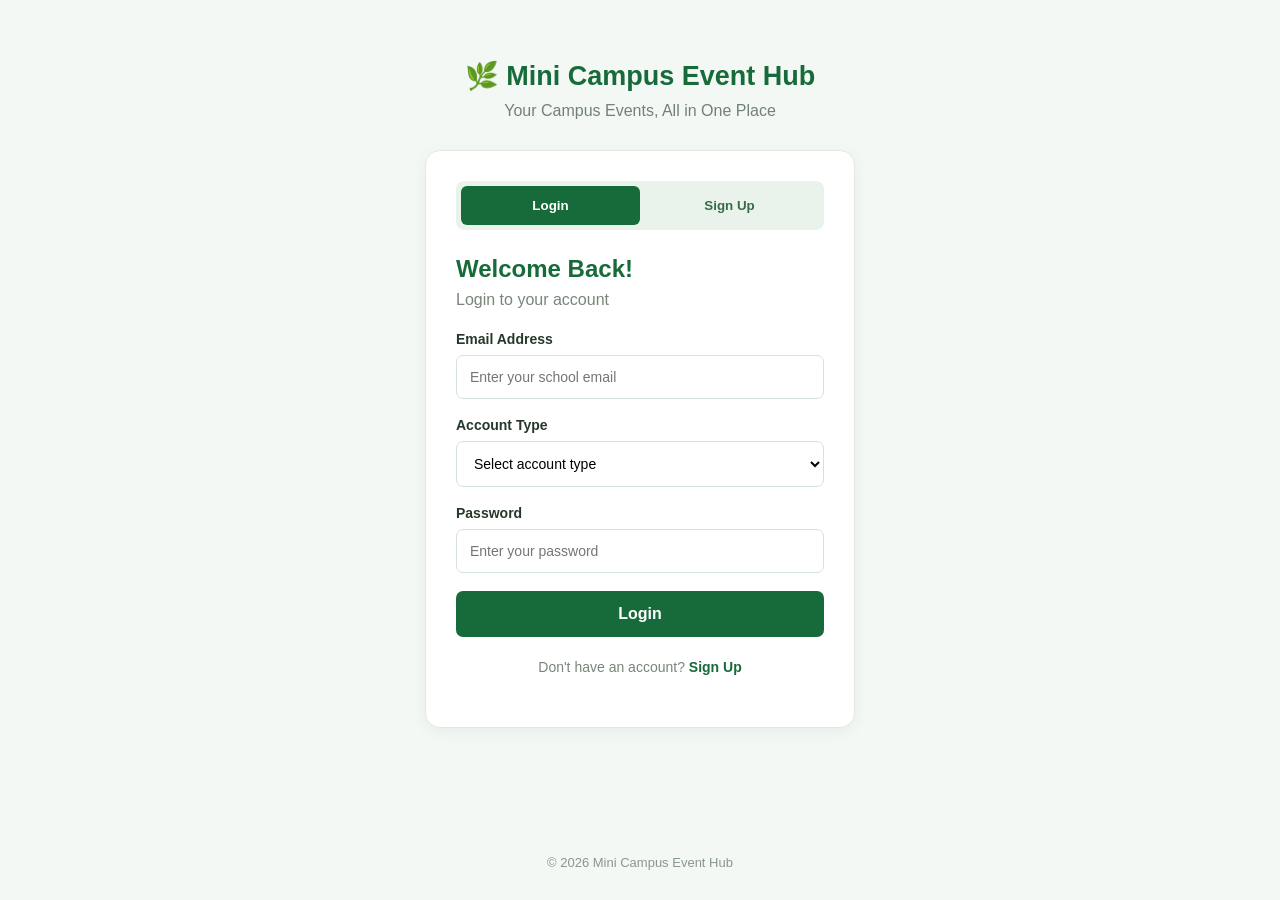
<file: index.html>
<!DOCTYPE html>
<html lang="en">
<head>
    <meta charset="UTF-8">
    <meta name="viewport" content="width=device-width, initial-scale=1.0">
    <title>Mini Campus Event Hub</title>
    <link rel="stylesheet" href="style.css">
</head>
<body>

    <div class="container">
        <header class="header">
            <div class="logo">🌿 Mini Campus Event Hub</div>
            <p>Your Campus Events, All in One Place</p>
        </header>

        <main class="auth-card">
            <div class="tabs">
                <button id="loginTab" class="tab active"
                    onclick="showForm('login')">Login</button>
                <button id="signupTab" class="tab"
                    onclick="showForm('signup')">Sign Up</button>
            </div>

            <h2 id="formTitle">Welcome Back!</h2>
            <p id="formDescription">Login to your account</p>

            <form id="authForm">
                <div id="nameGroup" class="form-group hidden">
                    <label>Full Name</label>
                    <input type="text" id="fullName"
                        placeholder="Enter your full name">
                </div>

                <div class="form-group">
                    <label>Email Address</label>
                    <input type="email" id="email"
                        placeholder="Enter your school email" required>
                </div>

                <div class="form-group">
                    <label>Account Type</label>
                    <select id="accountType" required>
                        <option value="">Select account type</option>
                        <option value="admin">Admin</option>
                        <option value="student">Student</option>
                    </select>
                </div>

                <div class="form-group">
                    <label>Password</label>
                    <input type="password" id="password"
                        placeholder="Enter your password" required>
                </div>

                <div id="confirmGroup" class="form-group hidden">
                    <label>Confirm Password</label>
                    <input type="password" id="confirmPassword"
                        placeholder="Confirm your password">
                </div>

                <button type="submit" class="submit-btn" id="submitBtn">
                    Login
                </button>
            </form>

            <p id="message" class="message"></p>

            <p class="switch-text" id="switchText">
                Don't have an account?
                <a href="#" onclick="showForm('signup'); return false;">
                    Sign Up
                </a>
            </p>
        </main>

        <footer>
            <p>© 2026 Mini Campus Event Hub</p>
        </footer>
    </div>

    <script src="script.js"></script>
</body>
</html>
</file>
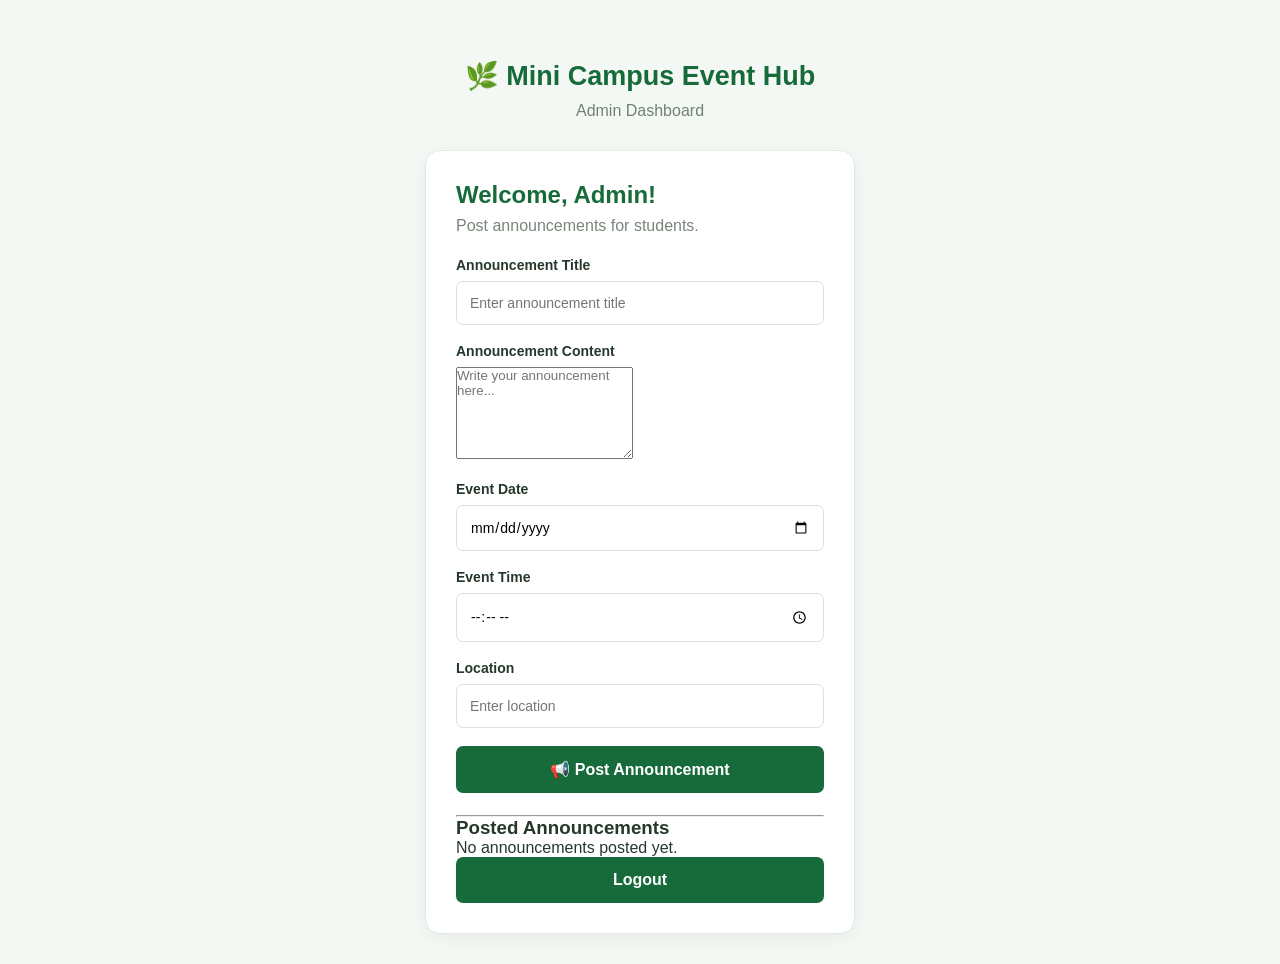
<file: admin-dashboard.html>
<!DOCTYPE html>
<html lang="en">
<head>
    <meta charset="UTF-8">
    <meta name="viewport" content="width=device-width, initial-scale=1.0">
    <title>Admin Dashboard - Mini Campus Event Hub</title>
    <link rel="stylesheet" href="style.css">
</head>
<body>

<div class="container">
    <header class="header">
        <div class="logo">🌿 Mini Campus Event Hub</div>
        <p>Admin Dashboard</p>
    </header>

    <main class="auth-card">
        <h2>Welcome, Admin!</h2>
        <p>Post announcements for students.</p>

        <form id="announcementForm">

            <div class="form-group">
                <label>Announcement Title</label>
                <input type="text" id="announcementTitle"
                    placeholder="Enter announcement title" required>
            </div>

            <div class="form-group">
                <label>Announcement Content</label>
                <textarea id="announcementContent"
                    placeholder="Write your announcement here..."
                    rows="6" required></textarea>
            </div>

            <div class="form-group">
                <label>Event Date</label>
                <input type="date" id="announcementDate">
            </div>

            <div class="form-group">
                <label>Event Time</label>
                <input type="time" id="announcementTime">
            </div>

            <div class="form-group">
                <label>Location</label>
                <input type="text" id="announcementLocation"
                    placeholder="Enter location">
            </div>

            <button type="submit" class="submit-btn">
                📢 Post Announcement
            </button>
        </form>

        <p id="adminMessage"></p>

        <hr>

        <h3>Posted Announcements</h3>
        <div id="adminAnnouncementList"></div>

        <button class="submit-btn" onclick="logout()">
            Logout
        </button>
    </main>
</div>

<script>
const STORAGE_KEY = "campusAnnouncements";

function getAnnouncements() {
    return JSON.parse(localStorage.getItem(STORAGE_KEY) || "[]");
}

function escapeHTML(value) {
    return String(value).replace(/[&<>"']/g, char => ({
        "&": "&amp;",
        "<": "&lt;",
        ">": "&gt;",
        '"': "&quot;",
        "'": "&#39;"
    })[char]);
}

function renderAnnouncements() {
    const list = document.getElementById("adminAnnouncementList");
    const announcements = getAnnouncements();

    if (announcements.length === 0) {
        list.innerHTML = "<p>No announcements posted yet.</p>";
        return;
    }

    list.innerHTML = announcements.map(item => `
        <div style="border:1px solid #bbf7d0; padding:15px; margin:12px 0; border-radius:10px;">
            <h3>${escapeHTML(item.title)}</h3>
            <p>${escapeHTML(item.content)}</p>
            <p>📅 ${escapeHTML(item.date || "To be announced")}</p>
            <p>⏰ ${escapeHTML(item.time || "To be announced")}</p>
            <p>📍 ${escapeHTML(item.location || "To be announced")}</p>
            <small>Posted by Admin</small>
            <br><br>
            <button class="submit-btn"
                style="background:#b91c1c;"
                onclick="deleteAnnouncement(${item.id})">
                Delete
            </button>
        </div>
    `).join("");
}

document.getElementById("announcementForm")
.addEventListener("submit", function(event) {
    event.preventDefault();

    const title = document.getElementById("announcementTitle").value.trim();
    const content = document.getElementById("announcementContent").value.trim();

    if (!title || !content) {
        alert("Please complete the required fields.");
        return;
    }

    const announcements = getAnnouncements();

    announcements.unshift({
        id: Date.now(),
        title: title,
        content: content,
        date: document.getElementById("announcementDate").value,
        time: document.getElementById("announcementTime").value,
        location: document.getElementById("announcementLocation").value.trim(),
        postedAt: new Date().toISOString()
    });

    localStorage.setItem(STORAGE_KEY, JSON.stringify(announcements));

    this.reset();

    document.getElementById("adminMessage").textContent =
        "✓ Announcement posted successfully!";

    document.getElementById("adminMessage").style.color = "green";

    renderAnnouncements();
});

function deleteAnnouncement(id) {
    if (!confirm("Delete this announcement?")) return;

    const updated = getAnnouncements().filter(item => item.id !== id);

    localStorage.setItem(STORAGE_KEY, JSON.stringify(updated));

    renderAnnouncements();
}

function logout() {
    window.location.href = "index.html";
}

renderAnnouncements();
</script>

</body>
</html>
</file>
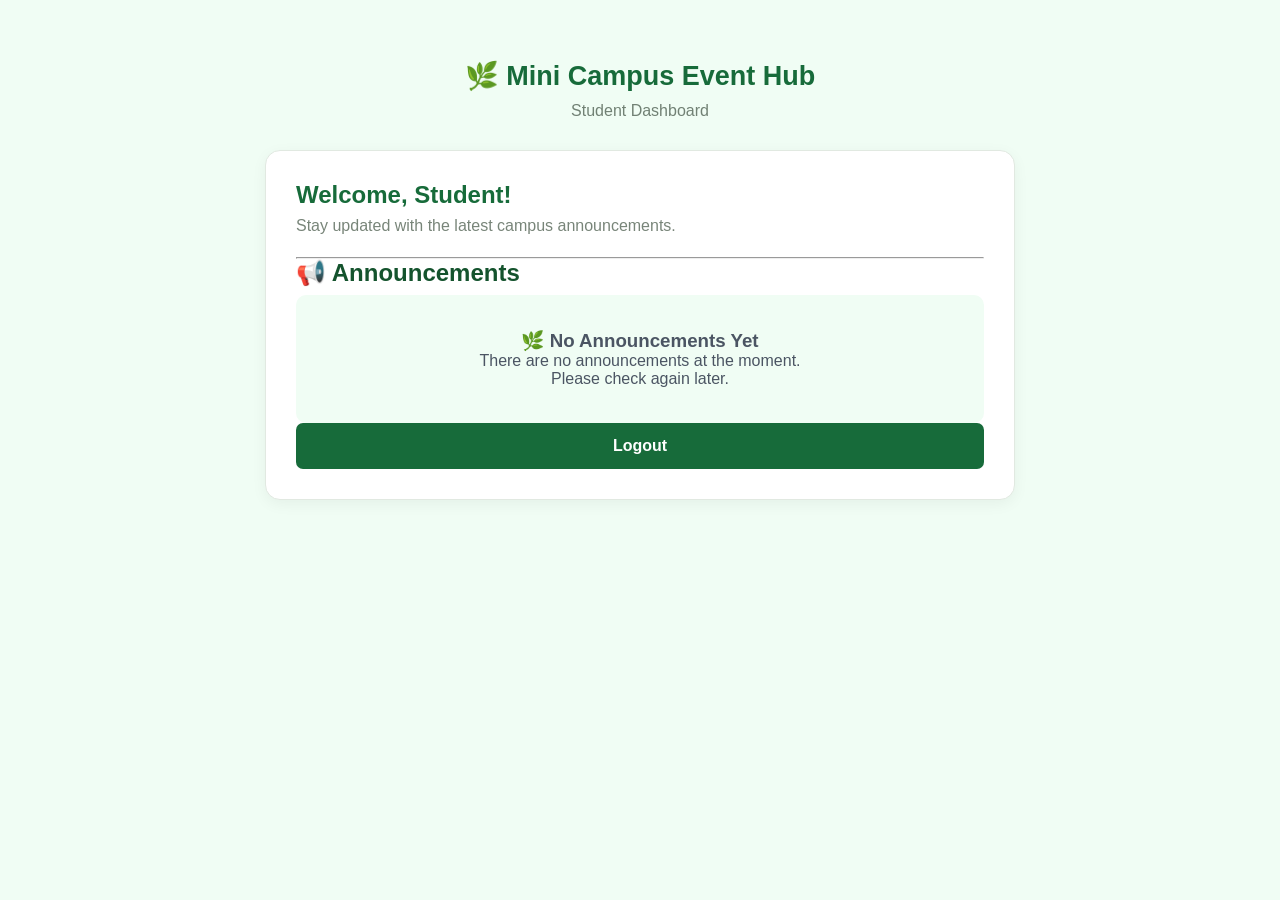
<file: student-dashboard.html>
<!DOCTYPE html>
<html lang="en">
<head>
    <meta charset="UTF-8">
    <meta name="viewport" content="width=device-width, initial-scale=1.0">
    <title>Student Dashboard - Mini Campus Event Hub</title>
    <link rel="stylesheet" href="style.css">

    <style>
        body {
            background: #f0fdf4;
        }

        .auth-card {
            max-width: 750px;
        }

        .announcement-card {
            background: white;
            border: 1px solid #bbf7d0;
            border-left: 6px solid #166534;
            border-radius: 12px;
            padding: 20px;
            margin: 18px 0;
            box-shadow: 0 3px 10px rgba(0,0,0,0.05);
        }

        .announcement-card h3 {
            color: #14532d;
            margin-top: 8px;
        }

        .announcement-content {
            line-height: 1.7;
            white-space: pre-wrap;
        }

        .announcement-label {
            color: #166534;
            background: #dcfce7;
            padding: 6px 10px;
            border-radius: 20px;
            font-size: 12px;
            font-weight: bold;
        }

        .posted-by {
            color: #166534;
            font-size: 13px;
            font-weight: bold;
        }

        .empty-message {
            text-align: center;
            padding: 35px 15px;
            background: #f0fdf4;
            border-radius: 10px;
            color: #4b5563;
        }
    </style>
</head>

<body>

<div class="container">

    <header class="header">
        <div class="logo">🌿 Mini Campus Event Hub</div>
        <p>Student Dashboard</p>
    </header>

    <main class="auth-card">

        <h2>Welcome, Student!</h2>
        <p>Stay updated with the latest campus announcements.</p>

        <hr>

        <h2 style="color:#14532d;">📢 Announcements</h2>

        <div id="studentAnnouncements">
            <p>Loading announcements...</p>
        </div>

        <button class="submit-btn" onclick="logout()">
            Logout
        </button>

    </main>
</div>

<script>
const STORAGE_KEY = "campusAnnouncements";

function escapeHTML(value) {
    return String(value).replace(/[&<>"']/g, char => ({
        "&": "&amp;",
        "<": "&lt;",
        ">": "&gt;",
        '"': "&quot;",
        "'": "&#39;"
    })[char]);
}

function displayAnnouncements() {
    const container = document.getElementById("studentAnnouncements");

    const announcements = JSON.parse(
        localStorage.getItem(STORAGE_KEY) || "[]"
    );

    if (announcements.length === 0) {
        container.innerHTML = `
            <div class="empty-message">
                <h3>🌿 No Announcements Yet</h3>
                <p>There are no announcements at the moment.</p>
                <p>Please check again later.</p>
            </div>
        `;
        return;
    }

    container.innerHTML = announcements.map(item => `
        <div class="announcement-card">

            <span class="announcement-label">
                NEW ANNOUNCEMENT
            </span>

            <h3>📢 ${escapeHTML(item.title)}</h3>

            <p class="announcement-content">
                ${escapeHTML(item.content)}
            </p>

            <hr>

            <p>📅 <strong>Date:</strong>
                ${escapeHTML(item.date || "To be announced")}
            </p>

            <p>⏰ <strong>Time:</strong>
                ${escapeHTML(item.time || "To be announced")}
            </p>

            <p>📍 <strong>Location:</strong>
                ${escapeHTML(item.location || "To be announced")}
            </p>

            <p class="posted-by">Posted by Admin 🌿</p>

        </div>
    `).join("");
}

function logout() {
    window.location.href = "index.html";
}

displayAnnouncements();
</script>

</body>
</html>
</file>
<file: style.css>
* {
    margin: 0;
    padding: 0;
    box-sizing: border-box;
    font-family: Arial, sans-serif;
}

body {
    background: #f4f8f4;
    color: #26382b;
}

.container {
    width: 100%;
    min-height: 100vh;
    display: flex;
    flex-direction: column;
    align-items: center;
    padding: 30px 15px;
}

.header {
    text-align: center;
    margin: 30px 0;
}

.logo {
    color: #176b3a;
    font-size: 27px;
    font-weight: bold;
    margin-bottom: 10px;
}

.header p {
    color: #718174;
}

.auth-card {
    background: white;
    width: 100%;
    max-width: 430px;
    padding: 30px;
    border-radius: 15px;
    border: 1px solid #e1e9e1;
    box-shadow: 0 4px 15px rgba(0,0,0,0.05);
}

.tabs {
    display: flex;
    background: #eaf3eb;
    border-radius: 8px;
    padding: 5px;
    margin-bottom: 25px;
}

.tab {
    width: 50%;
    border: none;
    padding: 12px;
    cursor: pointer;
    background: transparent;
    color: #356b46;
    font-weight: bold;
    border-radius: 6px;
}

.tab.active {
    background: #176b3a;
    color: white;
}

.auth-card h2 {
    margin-bottom: 8px;
    color: #176b3a;
}

.auth-card > p {
    color: #788579;
    margin-bottom: 22px;
}

.form-group {
    margin-bottom: 18px;
}

.form-group label {
    display: block;
    margin-bottom: 8px;
    font-weight: bold;
    font-size: 14px;
}

.form-group input,
.form-group select {
    width: 100%;
    padding: 13px;
    border: 1px solid #d7e2d8;
    border-radius: 7px;
    outline: none;
    background: white;
    font-size: 14px;
}

.form-group input:focus,
.form-group select:focus {
    border-color: #27864b;
}

.submit-btn {
    width: 100%;
    padding: 14px;
    background: #176b3a;
    color: white;
    border: none;
    border-radius: 7px;
    font-size: 16px;
    font-weight: bold;
    cursor: pointer;
}

.submit-btn:hover {
    background: #10552d;
}

.switch-text {
    text-align: center;
    margin-top: 22px;
    font-size: 14px;
}

.switch-text a {
    color: #176b3a;
    font-weight: bold;
    text-decoration: none;
}

.message {
    margin-top: 15px;
    font-size: 14px;
    text-align: center;
}

.hidden {
    display: none;
}

footer {
    margin-top: auto;
    padding-top: 35px;
    color: #89968b;
    font-size: 13px;
}

@media (max-width: 480px) {
    .auth-card {
        padding: 22px;
    }

    .logo {
        font-size: 22px;
    }
}
</file>
